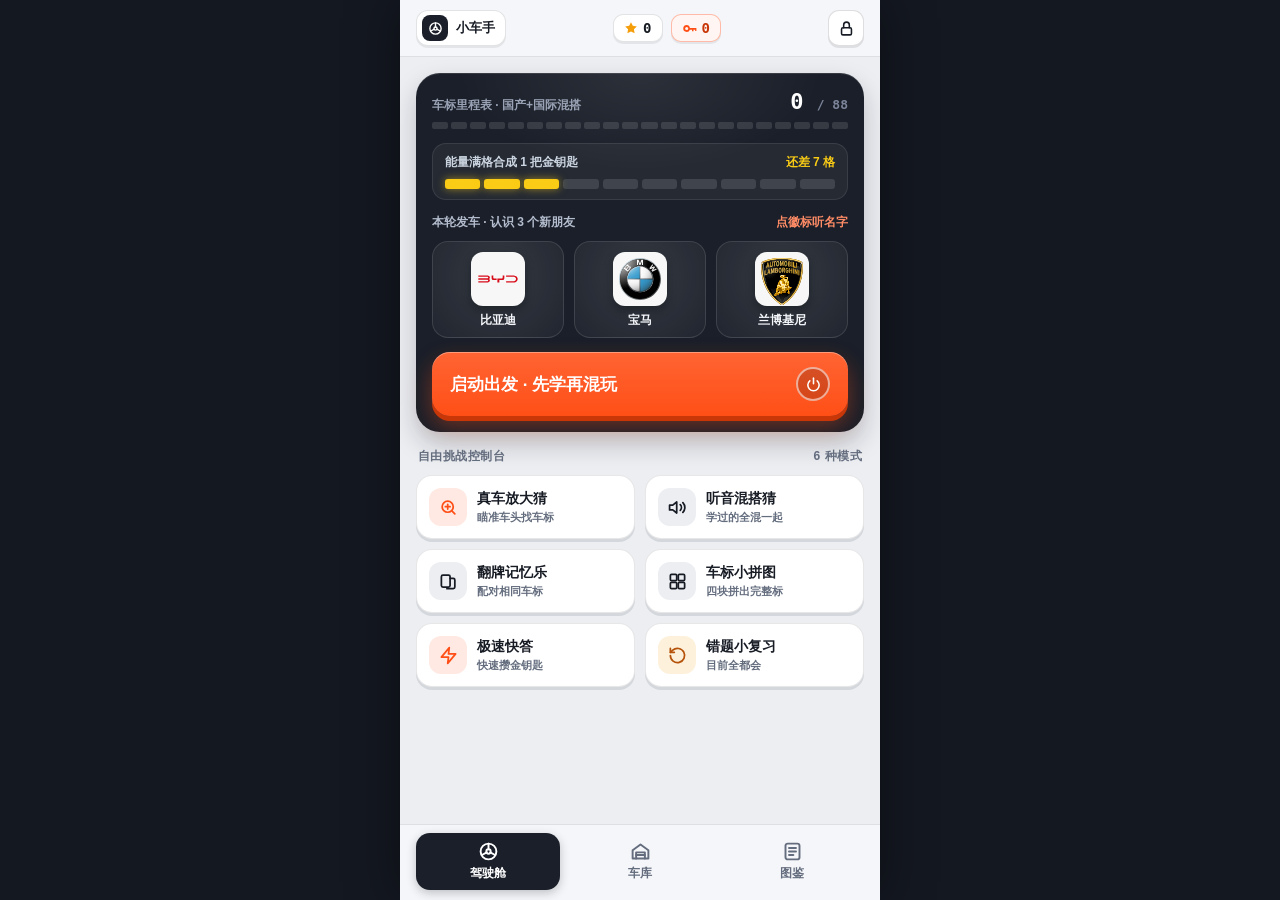
<file: index.html>
<!DOCTYPE html>
<html lang="zh-CN">
<head>
  <meta charset="UTF-8" />
  <meta name="viewport" content="width=device-width, initial-scale=1.0, maximum-scale=1.0, user-scalable=no, viewport-fit=cover" />
  <meta name="apple-mobile-web-app-capable" content="yes" />
  <meta name="apple-mobile-web-app-status-bar-style" content="black-translucent" />
  <meta name="apple-mobile-web-app-title" content="认车标" />
  <meta name="theme-color" content="#1A1F29" />
  <title>小小车标大冒险</title>
  <link rel="manifest" href="./manifest.json" />
  <link rel="apple-touch-icon" href="./assets/icons/icon.svg" />
  <link rel="icon" type="image/svg+xml" href="./assets/icons/icon.svg" />
  <link rel="stylesheet" href="./styles.css" />
</head>
<body>
  <div id="app" class="app-shell">
    <!-- Top Cockpit HUD -->
    <header id="top-bar" class="top-bar">
      <button id="profile-pill" class="profile-pill" aria-label="切换小朋友档案">
        <span id="profile-avatar" class="avatar-badge">
          <svg width="15" height="15" viewBox="0 0 24 24" fill="none" stroke="currentColor" stroke-width="2.2" stroke-linecap="round"><circle cx="12" cy="12" r="9"/><circle cx="12" cy="12" r="2.5"/><path d="M12 3v6.5M4.5 16l5.5-3M19.5 16l-5.5-3"/></svg>
        </span>
        <span id="profile-name" class="profile-name">小车手</span>
      </button>

      <div class="hud-stats">
        <div class="stat-chip star-chip" title="星星">
          <svg width="14" height="14" viewBox="0 0 24 24" fill="#F59E0B" aria-hidden="true"><path d="M12 2l3.1 6.3 6.9 1-5 4.9 1.2 6.8L12 17.8 5.8 21 7 14.2 2 9.3l6.9-1z"/></svg>
          <span id="hud-stars">0</span>
        </div>
        <div class="stat-chip key-chip" title="金钥匙">
          <svg width="15" height="15" viewBox="0 0 24 24" fill="#FF4F17" aria-hidden="true"><path d="M7.5 6.5a5.5 5.5 0 1 0 5.15 7.4h3.35v2.6h2.4v-2.6H21v2h2v-4.8H12.65A5.5 5.5 0 0 0 7.5 6.5zm0 8a2.5 2.5 0 1 1 0-5 2.5 2.5 0 0 1 0 5z"/></svg>
          <span id="hud-keys">0</span>
        </div>
      </div>

      <button id="btn-parent" class="icon-btn parent-btn" aria-label="家长模式" title="家长模式">
        <svg width="17" height="17" viewBox="0 0 24 24" fill="none" stroke="currentColor" stroke-width="2.2" stroke-linecap="round" stroke-linejoin="round" aria-hidden="true"><rect x="5" y="11" width="14" height="10" rx="2"/><path d="M8 11V7a4 4 0 0 1 8 0v4"/></svg>
      </button>
    </header>

    <!-- Backup Reminder Banner -->
    <div id="notice-banner" class="notice-banner hidden"></div>

    <!-- Main Screen Container -->
    <main id="screen-root" class="screen-root" role="main"></main>

    <!-- Bottom Hardware Dock -->
    <nav id="bottom-nav" class="bottom-nav" aria-label="主导航">
      <button class="nav-tab active" data-tab="map">
        <span class="nav-icon">
          <svg width="21" height="21" viewBox="0 0 24 24" fill="none" stroke="currentColor" stroke-width="2.2" stroke-linecap="round"><circle cx="12" cy="12" r="9"/><circle cx="12" cy="12" r="2.5"/><path d="M12 3v6.5M4.5 16l5.5-3M19.5 16l-5.5-3"/></svg>
        </span>
        <span class="nav-label">驾驶舱</span>
      </button>
      <button class="nav-tab" data-tab="garage">
        <span class="nav-icon">
          <svg width="21" height="21" viewBox="0 0 24 24" fill="none" stroke="currentColor" stroke-width="2.2" stroke-linecap="round" stroke-linejoin="round"><path d="M3 10.5L12 4l9 6.5V20H3v-9.5z"/><path d="M7 20v-7h10v7"/><path d="M7 16h10"/></svg>
        </span>
        <span class="nav-label">车库</span>
      </button>
      <button class="nav-tab" data-tab="encyclopedia">
        <span class="nav-icon">
          <svg width="21" height="21" viewBox="0 0 24 24" fill="none" stroke="currentColor" stroke-width="2.2" stroke-linecap="round" stroke-linejoin="round"><rect x="4" y="3" width="16" height="18" rx="2.5"/><path d="M8 8h8M8 12h8M8 16h5"/></svg>
        </span>
        <span class="nav-label">图鉴</span>
      </button>
    </nav>

    <!-- Modal / Overlay Layer -->
    <div id="overlay-root" class="overlay-root hidden"></div>
    <!-- Floating Celebration Particle Layer -->
    <div id="fx-layer" class="fx-layer" aria-hidden="true"></div>
  </div>

  <script type="module" src="./src/main.js"></script>
</body>
</html>
</file>
<file: styles.css>
/* Direction A: Mini Cockpit (迷你驾驶舱) Design System
 * Matte warm-gray hardware chassis + Dark carbon instrument deck + Signal orange-red + Telemetry green
 * 8pt spacing rhythm, zero system-emoji UI icons, crisp contrast for all 88 real car emblems.
 */

:root {
  --chassis: #ECEEF2;
  --chassis-deep: #E1E4EB;
  --surface: #FFFFFF;
  --carbon: #1A1F29;
  --carbon-2: #242B38;
  --ink: #171B24;
  --ink-muted: #646D7E;
  --signal: #FF4F17;
  --signal-dark: #C93709;
  --ok: #16A34A;
  --ok-dark: #15803D;
  --gold: #F59E0B;
  --gold-dark: #B45309;
  --danger: #E11D48;
  --danger-dark: #BE123C;
  --line: rgba(23, 27, 36, 0.1);
  --radius-xl: 24px;
  --radius-lg: 18px;
  --radius-md: 14px;
  --shadow-hw: 0 3px 0 rgba(23, 27, 36, 0.11);
  --shadow-deck: 0 12px 26px rgba(17, 20, 27, 0.22);
  --safe-top: env(safe-area-inset-top, 0px);
  --safe-bottom: env(safe-area-inset-bottom, 0px);
}

* {
  box-sizing: border-box;
  -webkit-tap-highlight-color: transparent;
  user-select: none;
  -webkit-user-select: none;
}

html, body {
  margin: 0;
  padding: 0;
  width: 100%;
  height: 100%;
  overflow: hidden;
  font-family: -apple-system, BlinkMacSystemFont, "PingFang SC", "SF Pro Rounded", "Helvetica Neue", sans-serif;
  background: #141821;
  color: var(--ink);
  touch-action: manipulation;
  -webkit-font-smoothing: antialiased;
}

input, textarea, select {
  user-select: text;
  -webkit-user-select: text;
  font-family: inherit;
}

.hidden { display: none !important; }

/* App Shell */
.app-shell {
  width: 100%;
  max-width: 480px;
  height: 100%;
  margin: 0 auto;
  display: flex;
  flex-direction: column;
  position: relative;
  background: var(--chassis);
  box-shadow: 0 0 50px rgba(0, 0, 0, 0.45);
}

/* Top Cockpit HUD */
.top-bar {
  display: flex;
  align-items: center;
  justify-content: space-between;
  gap: 8px;
  padding: calc(10px + var(--safe-top)) 16px 10px;
  background: #F5F6F9;
  border-bottom: 1px solid var(--line);
  z-index: 20;
  flex-shrink: 0;
}

.profile-pill {
  display: flex;
  align-items: center;
  gap: 8px;
  background: var(--surface);
  border: 1px solid rgba(23, 27, 36, 0.12);
  border-radius: 12px;
  padding: 4px 10px 4px 5px;
  font-size: 13px;
  font-weight: 800;
  color: var(--ink);
  cursor: pointer;
  box-shadow: 0 2px 0 rgba(23, 27, 36, 0.08);
}

.avatar-badge {
  width: 26px;
  height: 26px;
  border-radius: 8px;
  background: var(--carbon);
  color: #FFFFFF;
  display: grid;
  place-items: center;
  font-size: 13px;
  font-weight: 900;
}

.hud-stats {
  display: flex;
  align-items: center;
  gap: 8px;
}

.stat-chip {
  display: inline-flex;
  align-items: center;
  gap: 5px;
  padding: 5px 10px;
  border-radius: 10px;
  font-family: ui-monospace, SFMono-Regular, Menlo, monospace;
  font-weight: 800;
  font-size: 14px;
  font-variant-numeric: tabular-nums;
  background: var(--surface);
  border: 1px solid rgba(23, 27, 36, 0.12);
  box-shadow: 0 2px 0 rgba(23, 27, 36, 0.08);
  color: var(--ink);
}

.key-chip {
  border-color: rgba(255, 79, 23, 0.35);
  color: var(--signal-dark);
  background: #FFF6F3;
}

.icon-btn {
  width: 36px;
  height: 36px;
  border-radius: 11px;
  border: 1px solid rgba(23, 27, 36, 0.14);
  background: var(--surface);
  color: var(--ink);
  display: grid;
  place-items: center;
  cursor: pointer;
  box-shadow: 0 2px 0 rgba(23, 27, 36, 0.1);
  transition: transform 0.1s ease, box-shadow 0.1s ease;
  flex-shrink: 0;
}
.icon-btn:active { transform: translateY(2px); box-shadow: none; }

/* Notice Banner */
.notice-banner {
  background: #FEF3C7;
  color: #78350F;
  font-size: 12px;
  font-weight: 700;
  padding: 8px 16px;
  display: flex;
  align-items: center;
  justify-content: space-between;
  gap: 8px;
  border-bottom: 1px solid #FDE68A;
  flex-shrink: 0;
}
.notice-banner button {
  background: var(--carbon);
  color: #FFFFFF;
  border: none;
  border-radius: 8px;
  padding: 4px 10px;
  font-size: 12px;
  font-weight: 800;
  cursor: pointer;
}

/* Main Scrollable Area */
.screen-root {
  flex: 1;
  overflow-y: auto;
  overflow-x: hidden;
  -webkit-overflow-scrolling: touch;
  padding: 16px 16px 24px;
  position: relative;
}

/* Bottom Hardware Dock */
.bottom-nav {
  display: grid;
  grid-template-columns: repeat(3, 1fr);
  gap: 8px;
  padding: 8px 16px calc(10px + var(--safe-bottom));
  background: #F5F6F9;
  border-top: 1px solid var(--line);
  flex-shrink: 0;
  z-index: 20;
}

.nav-tab {
  display: flex;
  flex-direction: column;
  align-items: center;
  justify-content: center;
  gap: 3px;
  padding: 8px 4px;
  border: none;
  border-radius: 14px;
  background: transparent;
  color: var(--ink-muted);
  cursor: pointer;
  transition: all 0.15s ease;
}
.nav-tab .nav-icon { display: grid; place-items: center; }
.nav-tab .nav-label { font-size: 12px; font-weight: 800; }
.nav-tab.active {
  background: var(--carbon);
  color: #FFFFFF;
  box-shadow: 0 3px 10px rgba(26, 31, 41, 0.25);
}

/* Tactile Hardware Buttons */
.btn {
  display: inline-flex;
  align-items: center;
  justify-content: center;
  gap: 8px;
  border: none;
  border-radius: var(--radius-lg);
  padding: 14px 20px;
  font-size: 16px;
  font-weight: 900;
  cursor: pointer;
  transition: transform 0.1s ease, box-shadow 0.1s ease;
  text-decoration: none;
}
.btn-primary {
  background: linear-gradient(180deg, #FF6433 0%, var(--signal) 100%);
  color: #FFFFFF;
  box-shadow: 0 5px 0 var(--signal-dark), 0 8px 18px rgba(255, 79, 23, 0.28);
}
.btn-primary:active { transform: translateY(4px); box-shadow: 0 1px 0 var(--signal-dark); }

.btn-secondary {
  background: var(--carbon);
  color: #FFFFFF;
  box-shadow: 0 4px 0 #0B0E14;
}
.btn-secondary:active { transform: translateY(3px); box-shadow: 0 1px 0 #0B0E14; }

.btn-success {
  background: var(--ok);
  color: #FFFFFF;
  box-shadow: 0 5px 0 var(--ok-dark);
}
.btn-success:active { transform: translateY(4px); box-shadow: 0 1px 0 var(--ok-dark); }

.btn-warning {
  background: var(--gold);
  color: #1F1604;
  box-shadow: 0 4px 0 var(--gold-dark);
}
.btn-warning:active { transform: translateY(3px); box-shadow: 0 1px 0 var(--gold-dark); }

.btn-danger {
  background: var(--danger);
  color: #FFFFFF;
  box-shadow: 0 4px 0 var(--danger-dark);
}

.btn-soft {
  background: var(--surface);
  color: var(--ink);
  border: 1px solid rgba(23, 27, 36, 0.14);
  box-shadow: var(--shadow-hw);
}
.btn-soft:active { transform: translateY(2px); box-shadow: none; }

.btn-sm { padding: 9px 14px; font-size: 13px; border-radius: 12px; }
.btn-block { width: 100%; }

/* ==================== Home Cockpit Deck ==================== */
.instrument-deck {
  background:
    radial-gradient(260px 140px at 50% 0%, rgba(255, 255, 255, 0.08), transparent 70%),
    var(--carbon);
  border-radius: var(--radius-xl);
  padding: 16px;
  color: #F4F6FA;
  box-shadow: var(--shadow-deck), inset 0 1px 0 rgba(255, 255, 255, 0.12);
  margin-bottom: 16px;
}

.deck-head {
  display: flex;
  justify-content: space-between;
  align-items: baseline;
  margin-bottom: 8px;
}
.deck-kicker {
  font-size: 12px;
  font-weight: 700;
  color: #9AA3B5;
}
.odometer {
  font-family: ui-monospace, SFMono-Regular, Menlo, monospace;
  font-size: 22px;
  font-weight: 800;
  font-variant-numeric: tabular-nums;
  color: #FFFFFF;
}
.odometer span { font-size: 13px; color: #7C859A; }

.gauge-ticks {
  display: grid;
  grid-template-columns: repeat(22, 1fr);
  gap: 3px;
  margin-bottom: 14px;
}
.gauge-tick {
  height: 7px;
  border-radius: 2px;
  background: rgba(255, 255, 255, 0.12);
}
.gauge-tick.on {
  background: var(--signal);
  box-shadow: 0 0 6px rgba(255, 79, 23, 0.5);
}

/* 10-Segment Energy -> Gold Key Gauge */
.energy-strip {
  background: rgba(255, 255, 255, 0.05);
  border: 1px solid rgba(255, 255, 255, 0.09);
  border-radius: 14px;
  padding: 10px 12px;
  margin-bottom: 14px;
}
.energy-top {
  display: flex;
  justify-content: space-between;
  align-items: center;
  font-size: 12px;
  font-weight: 800;
  color: #CBD5E1;
  margin-bottom: 8px;
}
.energy-top strong { color: #FACC15; }
.energy-leds {
  display: grid;
  grid-template-columns: repeat(10, 1fr);
  gap: 4px;
}
.energy-led {
  height: 10px;
  border-radius: 3px;
  background: rgba(255, 255, 255, 0.12);
  transition: all 0.2s ease;
}
.energy-led.lit {
  background: #FACC15;
  box-shadow: 0 0 8px rgba(250, 204, 21, 0.55);
}

.tray-head {
  display: flex;
  justify-content: space-between;
  align-items: center;
  font-size: 12px;
  font-weight: 700;
  color: #B4BDCE;
  margin-bottom: 10px;
}

.preview-logo-row {
  display: grid;
  grid-template-columns: repeat(3, 1fr);
  gap: 10px;
  margin-bottom: 14px;
}
.preview-logo-chip {
  background: radial-gradient(circle at 50% 35%, rgba(255, 255, 255, 0.12), rgba(255, 255, 255, 0.03));
  border: 1px solid rgba(255, 255, 255, 0.12);
  border-radius: 16px;
  padding: 10px 6px 8px;
  display: flex;
  flex-direction: column;
  align-items: center;
  gap: 6px;
  font-size: 12px;
  font-weight: 800;
  color: #F4F6FA;
  cursor: pointer;
}
.preview-logo-chip:active { transform: scale(0.96); }

.preview-logo-box {
  width: 54px;
  height: 54px;
  border-radius: 12px;
  background: rgba(255, 255, 255, 0.96);
  padding: 6px;
  display: grid;
  place-items: center;
  box-shadow: 0 4px 10px rgba(0, 0, 0, 0.3);
}

.engine-start-btn {
  width: 100%;
  border: none;
  border-radius: 18px;
  padding: 15px 18px;
  background: linear-gradient(180deg, #FF6433 0%, var(--signal) 100%);
  color: #FFFFFF;
  font-size: 17px;
  font-weight: 900;
  display: flex;
  align-items: center;
  justify-content: space-between;
  cursor: pointer;
  box-shadow: 0 5px 0 var(--signal-dark), 0 10px 22px rgba(255, 79, 23, 0.38), inset 0 1px 0 rgba(255, 255, 255, 0.35);
  transition: transform 0.1s ease, box-shadow 0.1s ease;
}
.engine-start-btn:active {
  transform: translateY(4px);
  box-shadow: 0 1px 0 var(--signal-dark);
}
.start-ring {
  width: 34px;
  height: 34px;
  border-radius: 50%;
  border: 2px solid rgba(255, 255, 255, 0.55);
  display: grid;
  place-items: center;
  background: rgba(0, 0, 0, 0.16);
}

/* Mode Switches Grid */
.section-label {
  display: flex;
  justify-content: space-between;
  align-items: center;
  font-size: 12px;
  font-weight: 800;
  color: var(--ink-muted);
  letter-spacing: 0.04em;
  margin: 0 2px 10px;
}

.quick-actions {
  display: grid;
  grid-template-columns: 1fr 1fr;
  gap: 10px;
}

.quick-card {
  background: var(--surface);
  border-radius: 16px;
  padding: 12px;
  border: 1px solid rgba(23, 27, 36, 0.1);
  box-shadow: var(--shadow-hw);
  display: flex;
  align-items: center;
  gap: 10px;
  cursor: pointer;
  text-align: left;
  transition: transform 0.1s ease, box-shadow 0.1s ease;
}
.quick-card:active { transform: translateY(2px); box-shadow: none; }

.q-icon {
  width: 38px;
  height: 38px;
  border-radius: 12px;
  background: var(--chassis);
  color: var(--ink);
  display: grid;
  place-items: center;
  flex-shrink: 0;
}
.quick-card.accent .q-icon {
  background: rgba(255, 79, 23, 0.12);
  color: var(--signal);
}
.quick-card.gold .q-icon {
  background: rgba(245, 158, 11, 0.14);
  color: var(--gold-dark);
}
.q-title { font-size: 14px; font-weight: 800; color: var(--ink); }
.q-sub { font-size: 11px; font-weight: 600; color: var(--ink-muted); margin-top: 2px; }

/* ==================== Gameplay Header & Cards ==================== */
.play-header {
  display: flex;
  align-items: center;
  gap: 10px;
  margin-bottom: 12px;
}

.progress-track {
  flex: 1;
  height: 10px;
  background: #D6DBE4;
  border-radius: 999px;
  overflow: hidden;
}
.progress-fill {
  height: 100%;
  background: var(--signal);
  border-radius: 999px;
  transition: width 0.3s cubic-bezier(0.34, 1.56, 0.64, 1);
}

.timer-pill {
  display: inline-flex;
  align-items: center;
  gap: 4px;
  background: #FFF1F2;
  color: var(--danger);
  font-family: ui-monospace, SFMono-Regular, Menlo, monospace;
  font-weight: 900;
  font-size: 14px;
  padding: 5px 10px;
  border-radius: 10px;
  border: 1px solid #FECDD3;
}

.prompt-card {
  background: var(--surface);
  border-radius: var(--radius-xl);
  padding: 14px;
  text-align: center;
  border: 1px solid var(--line);
  box-shadow: 0 6px 18px rgba(23, 27, 36, 0.06);
  margin-bottom: 12px;
}

.prompt-title {
  font-size: 17px;
  font-weight: 900;
  margin: 0 0 10px;
  color: var(--ink);
}

.speak-big-btn {
  display: inline-flex;
  align-items: center;
  justify-content: center;
  gap: 8px;
  background: var(--carbon);
  color: #FFFFFF;
  border: none;
  border-radius: 14px;
  padding: 11px 22px;
  font-size: 18px;
  font-weight: 900;
  box-shadow: 0 4px 0 #0B0E14;
  cursor: pointer;
}
.speak-big-btn:active { transform: translateY(3px); box-shadow: 0 1px 0 #0B0E14; }

/* Learn Flashcards */
.learn-card {
  background: var(--surface);
  border-radius: var(--radius-xl);
  padding: 18px 16px;
  text-align: center;
  border: 1px solid var(--line);
  box-shadow: 0 8px 24px rgba(23, 27, 36, 0.08);
  display: flex;
  flex-direction: column;
  align-items: center;
  gap: 12px;
}

.logo-stage {
  width: 176px;
  height: 176px;
  border-radius: 24px;
  background: radial-gradient(circle at 50% 45%, #262E3D 0%, #161B24 100%);
  padding: 14px;
  display: grid;
  place-items: center;
  box-shadow: inset 0 1px 0 rgba(255,255,255,0.12), 0 8px 20px rgba(20, 24, 33, 0.22);
  cursor: pointer;
}
.logo-stage-pad {
  width: 100%;
  height: 100%;
  border-radius: 16px;
  background: #FFFFFF;
  padding: 12px;
  display: grid;
  place-items: center;
}

.logo-stage img.brand-logo-img,
.brand-logo-img {
  width: 100%;
  height: 100%;
  object-fit: contain;
  display: block;
  pointer-events: none;
}

.brand-logo-fallback {
  width: 100%;
  height: 100%;
  display: grid;
  place-items: center;
  font-weight: 900;
  font-size: 18px;
  color: var(--ink);
}

.variant-chips {
  display: flex;
  flex-wrap: wrap;
  justify-content: center;
  gap: 8px;
}
.variant-chip {
  padding: 6px 12px;
  border-radius: 10px;
  border: 1px solid rgba(23, 27, 36, 0.14);
  background: var(--surface);
  font-size: 12px;
  font-weight: 800;
  color: var(--ink-muted);
  cursor: pointer;
}
.variant-chip.active {
  border-color: var(--signal);
  background: var(--carbon);
  color: #FFFFFF;
}

.hood-tip-box {
  width: 100%;
  background: #F4F6FA;
  border: 1px solid #D5DCE8;
  border-left: 4px solid var(--signal);
  color: var(--ink);
  border-radius: 12px;
  padding: 8px 12px;
  font-size: 12px;
  font-weight: 700;
  line-height: 1.5;
  text-align: left;
}

.car-showcase-box {
  width: 100%;
  max-width: 350px;
  height: 164px;
  border-radius: 18px;
  overflow: hidden;
  border: 2px solid var(--carbon);
  background: #161B24;
  position: relative;
}
.car-showcase-box svg { width: 100%; height: 100%; display: block; }
.car-caption {
  position: absolute;
  bottom: 8px;
  right: 8px;
  background: rgba(20, 24, 33, 0.82);
  color: #FFFFFF;
  font-size: 11px;
  font-weight: 800;
  padding: 3px 9px;
  border-radius: 8px;
}

/* ==================== Automotive Viewfinder & Precision Emblem Loupe ==================== */
.car-zoom-stage {
  position: relative;
  width: 100%;
  height: 214px;
  border-radius: 18px;
  overflow: hidden;
  border: 2px solid var(--carbon);
  background: #141821;
  margin-bottom: 10px;
  touch-action: none;
  cursor: crosshair;
}

.car-zoom-img {
  position: absolute;
  inset: 0;
  width: 100%;
  height: 100%;
  object-fit: contain;
  transform-origin: 0 0;
  transition: transform 0.22s cubic-bezier(0.22, 1, 0.36, 1);
  pointer-events: none;
}
.car-zoom-stage.dragging .car-zoom-img {
  transition: none;
}

.vf-overlay {
  position: absolute;
  inset: 8px;
  pointer-events: none;
  display: flex;
  flex-direction: column;
  justify-content: space-between;
  z-index: 4;
}
.vf-row {
  display: flex;
  justify-content: space-between;
  align-items: center;
  gap: 6px;
}
.vf-tag {
  background: rgba(15, 19, 28, 0.78);
  color: #F4F6FA;
  font-family: ui-monospace, SFMono-Regular, Menlo, monospace;
  font-size: 11px;
  font-weight: 800;
  padding: 3px 8px;
  border-radius: 6px;
}
.vf-tag.accent { color: #FF8C66; }

/* Interactive Loupe Reticle showing exact tapped/dragged spot */
.vf-reticle {
  position: absolute;
  width: 56px;
  height: 56px;
  border: 2px solid var(--signal);
  border-radius: 12px;
  transform: translate(-50%, -50%);
  box-shadow: 0 0 0 2px rgba(0, 0, 0, 0.45), inset 0 0 12px rgba(255, 79, 23, 0.2);
  pointer-events: none;
  z-index: 3;
  transition: left 0.16s ease, top 0.16s ease, opacity 0.18s ease;
}
.vf-reticle::before, .vf-reticle::after {
  content: "";
  position: absolute;
  background: var(--signal);
}
.vf-reticle::before { width: 10px; height: 2px; top: 50%; left: 50%; transform: translate(-50%, -50%); }
.vf-reticle::after { width: 2px; height: 10px; top: 50%; left: 50%; transform: translate(-50%, -50%); }

.zoom-controls {
  display: flex;
  gap: 8px;
  width: 100%;
}

/* ==================== Options Grid ==================== */
.options-grid {
  display: grid;
  grid-template-columns: repeat(2, 1fr);
  gap: 10px;
}

.option-tile {
  background: var(--surface);
  border: 2px solid rgba(23, 27, 36, 0.1);
  border-radius: 20px;
  padding: 12px;
  min-height: 124px;
  display: flex;
  flex-direction: column;
  align-items: center;
  justify-content: center;
  gap: 6px;
  box-shadow: 0 4px 0 rgba(23, 27, 36, 0.12);
  cursor: pointer;
  transition: transform 0.12s ease, border-color 0.15s ease, background 0.15s ease;
}
.option-tile:active { transform: translateY(3px); box-shadow: 0 1px 0 rgba(23, 27, 36, 0.12); }

.option-tile img.brand-logo-img {
  width: 88px;
  height: 88px;
  object-fit: contain;
}
.option-tile.car-option { padding: 8px; min-height: 124px; }
.option-tile.car-option img {
  width: 100%;
  height: 100%;
  border-radius: 12px;
  object-fit: cover;
}
.option-tile.correct {
  border-color: var(--ok);
  background: #ECFDF5;
  box-shadow: 0 4px 0 var(--ok-dark);
  animation: popGood 0.4s ease;
}
.option-tile.wrong {
  border-color: var(--danger);
  background: #FFF1F2;
  box-shadow: 0 4px 0 var(--danger-dark);
  animation: wobble 0.35s ease;
}

/* ==================== Memory & Puzzle ==================== */
.memory-grid {
  display: grid;
  grid-template-columns: repeat(3, 1fr);
  gap: 10px;
}
.memory-card { aspect-ratio: 1 / 1; perspective: 800px; cursor: pointer; }
.memory-inner {
  width: 100%;
  height: 100%;
  position: relative;
  transform-style: preserve-3d;
  transition: transform 0.32s ease;
}
.memory-card.flipped .memory-inner,
.memory-card.matched .memory-inner { transform: rotateY(180deg); }

.memory-face {
  position: absolute;
  inset: 0;
  border-radius: 18px;
  backface-visibility: hidden;
  -webkit-backface-visibility: hidden;
  display: grid;
  place-items: center;
  padding: 10px;
}
.memory-front {
  background: var(--carbon);
  color: #FF6433;
  border: 2px solid #2D3546;
  box-shadow: 0 4px 0 #0B0E14;
}
.memory-back {
  background: var(--surface);
  border: 2px solid var(--carbon);
  box-shadow: 0 4px 0 rgba(23, 27, 36, 0.16);
  transform: rotateY(180deg);
}
.memory-card.matched .memory-back {
  border-color: var(--ok);
  background: #ECFDF5;
  box-shadow: 0 4px 0 var(--ok-dark);
}

.puzzle-board {
  display: grid;
  grid-template-columns: repeat(2, 1fr);
  gap: 6px;
  width: 244px;
  height: 244px;
  margin: 0 auto 14px;
  padding: 8px;
  background: var(--carbon);
  border-radius: 22px;
  box-shadow: var(--shadow-deck);
}
.puzzle-slot {
  border-radius: 12px;
  border: 2px dashed rgba(255, 255, 255, 0.25);
  background: #FFFFFF;
  overflow: hidden;
  position: relative;
  cursor: pointer;
}
.puzzle-slot.filled { border-style: solid; border-color: var(--ok); }
.puzzle-tray { display: grid; grid-template-columns: repeat(4, 1fr); gap: 8px; }
.puzzle-piece {
  aspect-ratio: 1 / 1;
  border-radius: 14px;
  background: #FFFFFF;
  border: 2px solid rgba(23, 27, 36, 0.16);
  box-shadow: 0 3px 0 rgba(23, 27, 36, 0.14);
  overflow: hidden;
  cursor: pointer;
  position: relative;
}
.puzzle-piece.selected {
  border-color: var(--signal);
  transform: translateY(-4px) scale(1.04);
  box-shadow: 0 6px 14px rgba(255, 79, 23, 0.3);
}
.puzzle-piece.used { opacity: 0.22; pointer-events: none; }
.quad-clip { width: 200%; height: 200%; position: absolute; }
.quad-0 { top: 0; left: 0; }
.quad-1 { top: 0; left: -100%; }
.quad-2 { top: -100%; left: 0; }
.quad-3 { top: -100%; left: -100%; }

/* ==================== Garage Paint Bay & Visual Key Slots ==================== */
.garage-stage {
  border-radius: var(--radius-xl);
  padding: 14px 16px 14px;
  min-height: 228px;
  position: relative;
  overflow: hidden;
  border: 2px solid var(--carbon);
  box-shadow: var(--shadow-deck);
  margin-bottom: 12px;
  display: flex;
  flex-direction: column;
  justify-content: space-between;
  background: #1A1F29;
}

.theme-scene-svg,
.theme-decors-svg {
  position: absolute;
  inset: 0;
  width: 100%;
  height: 100%;
  display: block;
  pointer-events: none;
}
.theme-scene-svg { z-index: 0; }
.theme-decors-svg { z-index: 1; }

.theme-thumb-box {
  position: relative;
  width: 100%;
  height: 76px;
  border-radius: 12px;
  overflow: hidden;
  border: 1px solid rgba(23, 27, 36, 0.12);
}

.decor-icon-box {
  display: grid;
  place-items: center;
  padding: 4px 0;
}

.garage-top-bar {
  display: flex;
  align-items: center;
  justify-content: space-between;
  gap: 8px;
  z-index: 3;
}

.garage-decor-row {
  display: flex;
  flex-wrap: wrap;
  gap: 6px;
}
.decor-tag {
  background: rgba(20, 24, 33, 0.72);
  color: #F4F6FA;
  border: 1px solid rgba(255, 255, 255, 0.2);
  border-radius: 8px;
  padding: 3px 8px;
  font-size: 11px;
  font-weight: 800;
}

.garage-view-pill {
  display: inline-flex;
  align-items: center;
  gap: 5px;
  background: rgba(255, 255, 255, 0.94);
  border: 1px solid rgba(23, 27, 36, 0.16);
  border-radius: 10px;
  padding: 6px 10px;
  font-size: 12px;
  font-weight: 800;
  color: var(--ink);
  cursor: pointer;
}

.garage-car-display {
  display: flex;
  flex-direction: column;
  align-items: center;
  z-index: 2;
  cursor: pointer;
}
.garage-paint-car svg {
  width: 286px;
  height: 132px;
  filter: drop-shadow(0 10px 14px rgba(0, 0, 0, 0.35));
  transition: transform 0.2s ease;
}
.garage-car-display:active svg,
.garage-car-display:active .garage-photo-frame { transform: scale(1.03) translateY(-2px); }

.garage-photo-frame {
  position: relative;
  width: 260px;
  height: 138px;
  border-radius: 16px;
  overflow: hidden;
  border: 3px solid #FFFFFF;
  box-shadow: 0 10px 22px rgba(0, 0, 0, 0.3);
  background: #141821;
}
.garage-real-img {
  position: absolute;
  inset: 0;
  width: 100%;
  height: 100%;
  object-fit: cover;
}
.garage-mini-logo {
  position: absolute;
  top: 8px;
  left: 8px;
  width: 36px;
  height: 36px;
  border-radius: 10px;
  background: rgba(255, 255, 255, 0.96);
  padding: 4px;
  display: grid;
  place-items: center;
}

.car-nameplate {
  display: inline-flex;
  align-items: center;
  gap: 6px;
  background: rgba(20, 24, 33, 0.86);
  color: #FFFFFF;
  padding: 5px 14px;
  border-radius: 999px;
  font-size: 13px;
  font-weight: 800;
  margin-top: 4px;
}

.paint-bar {
  background: var(--surface);
  border-radius: 18px;
  padding: 12px;
  border: 1px solid var(--line);
  margin-bottom: 12px;
}
.paint-bar-head {
  display: flex;
  justify-content: space-between;
  align-items: center;
  font-size: 12px;
  font-weight: 800;
  color: var(--ink-muted);
  margin-bottom: 10px;
}
.paint-bar-head strong { color: var(--signal); }

.paint-swatches {
  display: flex;
  justify-content: space-between;
  gap: 6px;
}
.paint-swatch {
  width: 30px;
  height: 30px;
  border-radius: 9px;
  border: 2px solid rgba(23, 27, 36, 0.14);
  cursor: pointer;
  transition: transform 0.14s ease;
  padding: 0;
}
.paint-swatch.active {
  transform: scale(1.16);
  border-color: var(--ink);
  box-shadow: 0 0 0 2px #FFFFFF, 0 0 0 4px var(--signal);
}

.garage-tabs {
  display: grid;
  grid-template-columns: repeat(3, 1fr);
  gap: 8px;
  margin-bottom: 12px;
}
.pill-tab {
  padding: 10px 8px;
  border-radius: 12px;
  border: 1px solid rgba(23, 27, 36, 0.12);
  background: var(--surface);
  font-size: 13px;
  font-weight: 800;
  color: var(--ink-muted);
  cursor: pointer;
}
.pill-tab.active {
  background: var(--carbon);
  color: #FFFFFF;
  border-color: var(--carbon);
}

.shop-grid {
  display: grid;
  grid-template-columns: repeat(2, 1fr);
  gap: 10px;
}
.shop-card {
  background: var(--surface);
  border-radius: 18px;
  padding: 10px;
  border: 2px solid rgba(23, 27, 36, 0.08);
  text-align: center;
  display: flex;
  flex-direction: column;
  align-items: center;
  gap: 7px;
  box-shadow: var(--shadow-hw);
}
.shop-card.equipped {
  border-color: var(--ok);
  background: #F0FDF4;
}
.shop-card.ready-unlock {
  border-color: var(--signal);
  background: #FFF7F4;
}

/* Visual Key Progress Bar on Locked Cards (Kindergarten-friendly!) */
.key-progress-wrap {
  width: 100%;
  display: flex;
  flex-direction: column;
  gap: 4px;
}
.key-progress-bar {
  width: 100%;
  height: 8px;
  background: #E2E6EE;
  border-radius: 999px;
  overflow: hidden;
}
.key-progress-fill {
  height: 100%;
  background: linear-gradient(90deg, var(--gold), var(--signal));
  border-radius: 999px;
}
.key-slots-dots {
  display: flex;
  justify-content: center;
  gap: 3px;
  flex-wrap: wrap;
}
.key-dot {
  width: 9px;
  height: 9px;
  border-radius: 50%;
  background: #DCE1EA;
}
.key-dot.have { background: var(--signal); }

/* ==================== Encyclopedia ==================== */
.filter-row {
  display: flex;
  gap: 8px;
  margin-bottom: 12px;
  overflow-x: auto;
  padding-bottom: 4px;
}
.brand-grid {
  display: grid;
  grid-template-columns: repeat(3, 1fr);
  gap: 10px;
}
.brand-cell {
  background: var(--surface);
  border-radius: 16px;
  padding: 10px 8px;
  border: 1px solid rgba(23, 27, 36, 0.1);
  box-shadow: var(--shadow-hw);
  display: flex;
  flex-direction: column;
  align-items: center;
  gap: 6px;
  cursor: pointer;
  position: relative;
}
.brand-cell.mastered {
  border-color: var(--gold);
  background: #FFFDF5;
}
.brand-cell img.brand-logo-img {
  width: 62px;
  height: 62px;
  object-fit: contain;
}
.brand-cell-name { font-size: 12px; font-weight: 800; text-align: center; }
.master-dot {
  position: absolute;
  top: 6px;
  right: 6px;
  color: var(--gold);
}

/* ==================== Overlays & Parent Panel ==================== */
.overlay-root {
  position: fixed;
  inset: 0;
  background: rgba(15, 19, 28, 0.7);
  backdrop-filter: blur(6px);
  -webkit-backdrop-filter: blur(6px);
  display: flex;
  align-items: center;
  justify-content: center;
  padding: 16px;
  z-index: 100;
}
.modal-card {
  width: 100%;
  max-width: 420px;
  max-height: 88vh;
  overflow-y: auto;
  background: var(--surface);
  border-radius: var(--radius-xl);
  padding: 20px;
  box-shadow: 0 24px 56px rgba(0, 0, 0, 0.36);
  animation: modalIn 0.22s cubic-bezier(0.34, 1.56, 0.64, 1);
}
.modal-header {
  display: flex;
  align-items: center;
  justify-content: space-between;
  margin-bottom: 14px;
}
.modal-title { font-size: 18px; font-weight: 900; margin: 0; display: flex; align-items: center; gap: 8px; }

.parent-section {
  background: #F4F6FA;
  border: 1px solid #E2E6EE;
  border-radius: 16px;
  padding: 14px;
  margin-bottom: 12px;
}
.parent-section h3 { margin: 0 0 10px; font-size: 14px; font-weight: 900; color: var(--ink); }

.setting-row {
  display: flex;
  align-items: center;
  justify-content: space-between;
  gap: 10px;
  padding: 8px 0;
  border-bottom: 1px solid #E6EAF2;
  font-size: 13px;
  font-weight: 700;
}
.setting-row:last-child { border-bottom: none; }

.toggle-switch {
  width: 48px;
  height: 26px;
  border-radius: 999px;
  background: #CBD5E1;
  border: none;
  position: relative;
  cursor: pointer;
  transition: background 0.2s;
  flex-shrink: 0;
}
.toggle-switch::after {
  content: "";
  position: absolute;
  top: 3px;
  left: 3px;
  width: 20px;
  height: 20px;
  border-radius: 50%;
  background: #FFFFFF;
  transition: transform 0.2s;
  box-shadow: 0 2px 4px rgba(0,0,0,0.2);
}
.toggle-switch.on { background: var(--ok); }
.toggle-switch.on::after { transform: translateX(22px); }

.code-box {
  width: 100%;
  min-height: 72px;
  border-radius: 12px;
  border: 1px solid #CBD5E1;
  padding: 10px;
  font-size: 12px;
  font-family: ui-monospace, SFMono-Regular, Menlo, monospace;
  word-break: break-all;
  background: #FFFFFF;
}
.qr-canvas-wrap {
  display: flex;
  justify-content: center;
  padding: 12px;
  background: #FFFFFF;
  border-radius: 14px;
  border: 1px solid #E2E8F0;
  margin: 10px 0;
}

.break-card { text-align: center; }
.break-badge {
  width: 68px;
  height: 68px;
  margin: 0 auto 10px;
  border-radius: 20px;
  background: var(--carbon);
  color: var(--signal);
  display: grid;
  place-items: center;
}
.countdown-big {
  font-family: ui-monospace, SFMono-Regular, Menlo, monospace;
  font-size: 50px;
  font-weight: 900;
  color: var(--signal);
  margin: 10px 0;
  font-variant-numeric: tabular-nums;
}

/* FX Layer */
.fx-layer {
  position: fixed;
  inset: 0;
  pointer-events: none;
  z-index: 200;
  overflow: hidden;
}
.fx-particle {
  position: absolute;
  width: 12px;
  height: 12px;
  border-radius: 3px;
  animation: flyUp 0.85s ease-out forwards;
}

@keyframes popGood {
  0% { transform: scale(1); }
  45% { transform: scale(1.06); }
  100% { transform: scale(1); }
}
@keyframes wobble {
  0%, 100% { transform: translateX(0); }
  25% { transform: translateX(-7px); }
  75% { transform: translateX(7px); }
}
@keyframes modalIn {
  from { opacity: 0; transform: scale(0.92) translateY(14px); }
  to { opacity: 1; transform: scale(1) translateY(0); }
}
@keyframes flyUp {
  0% { opacity: 1; transform: translate(0, 0) scale(0.8) rotate(0deg); }
  100% { opacity: 0; transform: translate(var(--dx, 0px), var(--dy, -130px)) scale(1.3) rotate(var(--rot, 240deg)); }
}
</file>
